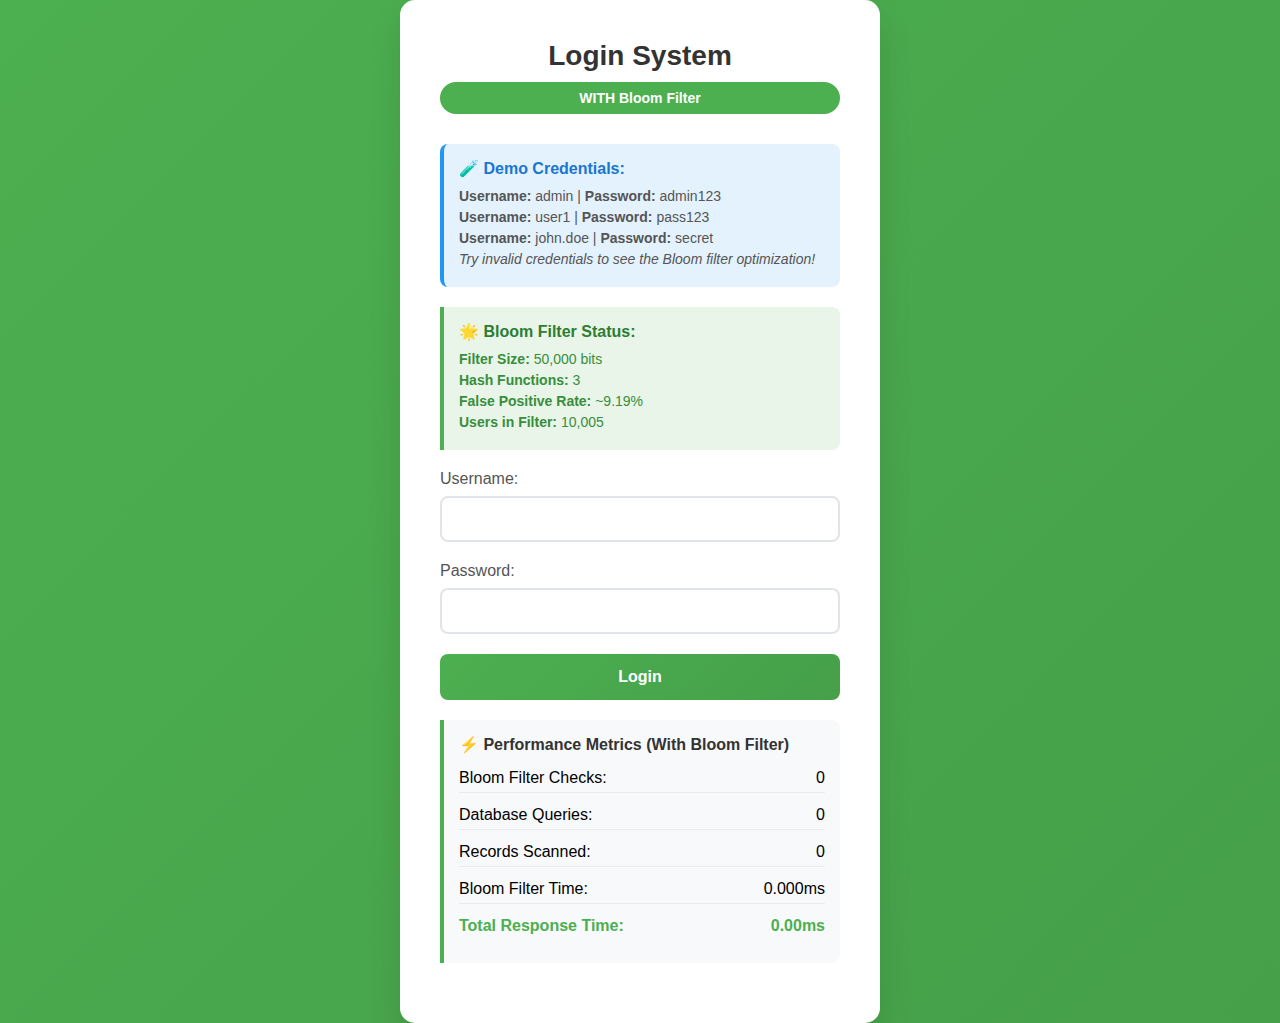
<file: Bloom/index.html>
<!DOCTYPE html>
<html lang="en">
<head>
    <meta charset="UTF-8">
    <meta name="viewport" content="width=device-width, initial-scale=1.0">
    <title>Login System - WITH Bloom Filter</title>
    <style>
        body {
            font-family: 'Segoe UI', Tahoma, Geneva, Verdana, sans-serif;
            background: linear-gradient(135deg, #4CAF50 0%, #45a049 100%);
            margin: 0;
            padding: 0;
            min-height: 100vh;
            display: flex;
            justify-content: center;
            align-items: center;
        }

        .container {
            background: white;
            border-radius: 15px;
            box-shadow: 0 15px 35px rgba(0, 0, 0, 0.1);
            padding: 40px;
            width: 100%;
            max-width: 400px;
        }

        .header {
            text-align: center;
            margin-bottom: 30px;
        }

        .header h1 {
            color: #333;
            margin: 0 0 10px 0;
            font-size: 28px;
        }

        .method-badge {
            background: #4CAF50;
            color: white;
            padding: 8px 16px;
            border-radius: 20px;
            font-size: 14px;
            font-weight: bold;
        }

        .form-group {
            margin-bottom: 20px;
        }

        .form-group label {
            display: block;
            margin-bottom: 8px;
            color: #555;
            font-weight: 500;
        }

        .form-group input {
            width: 100%;
            padding: 12px 16px;
            border: 2px solid #e1e5e9;
            border-radius: 8px;
            font-size: 16px;
            transition: border-color 0.3s ease;
            box-sizing: border-box;
        }

        .form-group input:focus {
            outline: none;
            border-color: #4CAF50;
        }

        .login-btn {
            width: 100%;
            padding: 14px;
            background: linear-gradient(135deg, #4CAF50 0%, #45a049 100%);
            color: white;
            border: none;
            border-radius: 8px;
            font-size: 16px;
            font-weight: bold;
            cursor: pointer;
            transition: transform 0.2s ease;
        }

        .login-btn:hover {
            transform: translateY(-2px);
        }

        .login-btn:disabled {
            opacity: 0.7;
            cursor: not-allowed;
            transform: none;
        }

        .performance-info {
            background: #f8f9fa;
            border-left: 4px solid #4CAF50;
            padding: 15px;
            margin: 20px 0;
            border-radius: 0 8px 8px 0;
        }

        .performance-info h3 {
            margin: 0 0 10px 0;
            color: #333;
            font-size: 16px;
        }

        .metric {
            display: flex;
            justify-content: space-between;
            margin: 8px 0;
            padding: 5px 0;
            border-bottom: 1px solid #e9ecef;
        }

        .metric:last-child {
            border-bottom: none;
            font-weight: bold;
            color: #4CAF50;
        }

        .bloom-info {
            background: #e8f5e8;
            border-left: 4px solid #4CAF50;
            padding: 15px;
            margin: 20px 0;
            border-radius: 0 8px 8px 0;
        }

        .bloom-info h4 {
            margin: 0 0 10px 0;
            color: #2e7d32;
        }

        .bloom-info p {
            margin: 5px 0;
            font-size: 14px;
            color: #388e3c;
        }

        .status-message {
            padding: 12px;
            border-radius: 8px;
            margin: 15px 0;
            font-weight: 500;
            text-align: center;
        }

        .success {
            background: #d4edda;
            color: #155724;
            border: 1px solid #c3e6cb;
        }

        .error {
            background: #f8d7da;
            color: #721c24;
            border: 1px solid #f5c6cb;
        }

        .bloom-result {
            background: #fff3cd;
            color: #856404;
            border: 1px solid #ffeaa7;
            padding: 10px;
            border-radius: 8px;
            margin: 10px 0;
            font-size: 14px;
        }

        .demo-users {
            background: #e3f2fd;
            padding: 15px;
            border-radius: 8px;
            margin: 20px 0;
            border-left: 4px solid #2196f3;
        }

        .demo-users h4 {
            margin: 0 0 10px 0;
            color: #1976d2;
        }

        .demo-users p {
            margin: 5px 0;
            font-size: 14px;
            color: #555;
        }
    </style>
</head>
<body>
    <div class="container">
        <div class="header">
            <h1>Login System</h1>
            <div class="method-badge">WITH Bloom Filter</div>
        </div>

        <div class="demo-users">
            <h4>🧪 Demo Credentials:</h4>
            <p><strong>Username:</strong> admin | <strong>Password:</strong> admin123</p>
            <p><strong>Username:</strong> user1 | <strong>Password:</strong> pass123</p>
            <p><strong>Username:</strong> john.doe | <strong>Password:</strong> secret</p>
            <p><em>Try invalid credentials to see the Bloom filter optimization!</em></p>
        </div>

        <div class="bloom-info">
            <h4>🌟 Bloom Filter Status:</h4>
            <p><strong>Filter Size:</strong> <span id="filterSize">0</span> bits</p>
            <p><strong>Hash Functions:</strong> <span id="hashFunctions">0</span></p>
            <p><strong>False Positive Rate:</strong> ~<span id="falsePositiveRate">0</span>%</p>
            <p><strong>Users in Filter:</strong> <span id="usersInFilter">0</span></p>
        </div>

        <form id="loginForm">
            <div class="form-group">
                <label for="username">Username:</label>
                <input type="text" id="username" name="username" required>
            </div>

            <div class="form-group">
                <label for="password">Password:</label>
                <input type="password" id="password" name="password" required>
            </div>

            <button type="submit" class="login-btn" id="loginBtn">Login</button>
        </form>

        <div id="statusMessage"></div>
        <div id="bloomResult"></div>

        <div class="performance-info">
            <h3>⚡ Performance Metrics (With Bloom Filter)</h3>
            <div class="metric">
                <span>Bloom Filter Checks:</span>
                <span id="bloomChecks">0</span>
            </div>
            <div class="metric">
                <span>Database Queries:</span>
                <span id="dbQueries">0</span>
            </div>
            <div class="metric">
                <span>Records Scanned:</span>
                <span id="recordsScanned">0</span>
            </div>
            <div class="metric">
                <span>Bloom Filter Time:</span>
                <span id="bloomTime">0ms</span>
            </div>
            <div class="metric">
                <span>Total Response Time:</span>
                <span id="totalTime">0ms</span>
            </div>
        </div>
    </div>

    <script>
        // Simple Bloom Filter Implementation
        class BloomFilter {
            constructor(size, hashFunctions) {
                this.size = size;
                this.hashCount = hashFunctions;
                this.bitArray = new Array(size).fill(false);
                this.itemsAdded = 0;
            }

            // Simple hash function (not cryptographically secure, but good for demo)
            hash1(str) {
                let hash = 0;
                for (let i = 0; i < str.length; i++) {
                    const char = str.charCodeAt(i);
                    hash = ((hash << 5) - hash) + char;
                    hash = hash & hash; // Convert to 32-bit integer
                }
                return Math.abs(hash) % this.size;
            }

            hash2(str) {
                let hash = 5381;
                for (let i = 0; i < str.length; i++) {
                    hash = ((hash << 5) + hash) + str.charCodeAt(i);
                }
                return Math.abs(hash) % this.size;
            }

            // Generate multiple hash functions using the two base hash functions
            getHashes(str) {
                const hash1 = this.hash1(str);
                const hash2 = this.hash2(str);
                const hashes = [];
                
                for (let i = 0; i < this.hashCount; i++) {
                    hashes.push((hash1 + i * hash2) % this.size);
                }
                return hashes;
            }

            add(item) {
                const hashes = this.getHashes(item);
                for (const hash of hashes) {
                    this.bitArray[hash] = true;
                }
                this.itemsAdded++;
            }

            mightContain(item) {
                const hashes = this.getHashes(item);
                for (const hash of hashes) {
                    if (!this.bitArray[hash]) {
                        return false; // Definitely not in the set
                    }
                }
                return true; // Might be in the set
            }

            getFalsePositiveRate() {
                const ratio = this.itemsAdded / this.size;
                return Math.pow(1 - Math.exp(-this.hashCount * ratio), this.hashCount);
            }
        }

        // Simulated user database (same as the non-bloom version)
        const userDatabase = [
            { id: 1, username: 'admin', password: 'admin123', email: 'admin@example.com' },
            { id: 2, username: 'user1', password: 'pass123', email: 'user1@example.com' },
            { id: 3, username: 'john.doe', password: 'secret', email: 'john@example.com' },
            { id: 4, username: 'jane.smith', password: 'password', email: 'jane@example.com' },
            { id: 5, username: 'bob.wilson', password: 'bobby123', email: 'bob@example.com' },
            // Adding more users to simulate a larger database
            ...Array.from({ length: 10000 }, (_, i) => ({
                id: i + 6,
                username: `user${i + 6}`,
                password: `pass${i + 6}`,
                email: `user${i + 6}@example.com`
            }))
        ];

        // Initialize Bloom Filter
        const bloomFilter = new BloomFilter(50000, 3); // 50k bits, 3 hash functions

        // Add all usernames to the Bloom Filter
        userDatabase.forEach(user => {
            bloomFilter.add(user.username);
        });

        let totalBloomChecks = 0;
        let totalQueries = 0;
        let totalRecordsScanned = 0;

        // Update Bloom Filter info display
        function updateBloomInfo() {
            document.getElementById('filterSize').textContent = bloomFilter.size.toLocaleString();
            document.getElementById('hashFunctions').textContent = bloomFilter.hashCount;
            document.getElementById('falsePositiveRate').textContent = (bloomFilter.getFalsePositiveRate() * 100).toFixed(2);
            document.getElementById('usersInFilter').textContent = bloomFilter.itemsAdded.toLocaleString();
        }

        // Simulate database lookup WITH Bloom filter
        function authenticateUser(username, password) {
            const startTime = performance.now();
            
            // Reset counters for this request
            let queriesThisRequest = 0;
            let recordsScannedThisRequest = 0;
            let bloomChecksThisRequest = 0;

            // STEP 1: Check Bloom Filter first (this is FAST)
            const bloomStartTime = performance.now();
            bloomChecksThisRequest++;
            totalBloomChecks++;
            
            const mightExist = bloomFilter.mightContain(username);
            const bloomEndTime = performance.now();
            const bloomTime = bloomEndTime - bloomStartTime;

            // Show Bloom Filter result
            showBloomResult(username, mightExist, bloomTime);

            if (!mightExist) {
                // Bloom filter says "definitely not in database"
                // We can skip the expensive database lookup entirely!
                const totalTime = performance.now() - startTime;
                
                updateMetrics(bloomChecksThisRequest, queriesThisRequest, recordsScannedThisRequest, bloomTime, totalTime);
                
                return {
                    success: false,
                    message: 'Invalid username or password!',
                    bloomOptimized: true
                };
            }

            // STEP 2: Bloom filter says "might exist", so now we do the database lookup
            // But we can optimize this too - we can do targeted lookup instead of full scan
            queriesThisRequest++;
            let userFound = null;
            
            // In a real database, we'd use an index. Here, we simulate a more efficient lookup
            // since we "know" the username might exist
            for (let i = 0; i < userDatabase.length; i++) {
                recordsScannedThisRequest++;
                
                // Simulate database I/O delay (but less than without Bloom filter)
                const now = performance.now();
                while (performance.now() - now < 0.0005) {} // 0.5 microseconds delay per record
                
                if (userDatabase[i].username === username) {
                    userFound = userDatabase[i];
                    break;
                }
            }

            // Verify password if user exists
            if (userFound) {
                queriesThisRequest++;
                recordsScannedThisRequest++;
                
                if (userFound.password === password) {
                    const totalTime = performance.now() - startTime;
                    
                    totalQueries += queriesThisRequest;
                    totalRecordsScanned += recordsScannedThisRequest;
                    
                    updateMetrics(bloomChecksThisRequest, queriesThisRequest, recordsScannedThisRequest, bloomTime, totalTime);
                    
                    return {
                        success: true,
                        user: { username: userFound.username, email: userFound.email },
                        message: 'Login successful!'
                    };
                }
            }

            // Failed authentication
            const totalTime = performance.now() - startTime;
            
            totalQueries += queriesThisRequest;
            totalRecordsScanned += recordsScannedThisRequest;
            
            updateMetrics(bloomChecksThisRequest, queriesThisRequest, recordsScannedThisRequest, bloomTime, totalTime);
            
            return {
                success: false,
                message: 'Invalid username or password!'
            };
        }

        function showBloomResult(username, mightExist, bloomTime) {
            const bloomDiv = document.getElementById('bloomResult');
            if (mightExist) {
                bloomDiv.innerHTML = `🔍 <strong>Bloom Filter Result:</strong> Username "${username}" <strong>might exist</strong> (${bloomTime.toFixed(3)}ms) → Proceeding to database lookup`;
                bloomDiv.className = 'bloom-result';
            } else {
                bloomDiv.innerHTML = `⚡ <strong>Bloom Filter Result:</strong> Username "${username}" <strong>definitely doesn't exist</strong> (${bloomTime.toFixed(3)}ms) → Skipping database lookup!`;
                bloomDiv.className = 'bloom-result';
            }
        }

        function updateMetrics(bloomChecks, queries, records, bloomTime, totalTime) {
            document.getElementById('bloomChecks').textContent = totalBloomChecks;
            document.getElementById('dbQueries').textContent = totalQueries;
            document.getElementById('recordsScanned').textContent = totalRecordsScanned;
            document.getElementById('bloomTime').textContent = `${bloomTime.toFixed(3)}ms`;
            document.getElementById('totalTime').textContent = `${totalTime.toFixed(2)}ms`;
        }

        function showMessage(message, isSuccess) {
            const statusDiv = document.getElementById('statusMessage');
            statusDiv.textContent = message;
            statusDiv.className = 'status-message ' + (isSuccess ? 'success' : 'error');
        }

        // Handle form submission
        document.getElementById('loginForm').addEventListener('submit', async function(e) {
            e.preventDefault();
            
            const loginBtn = document.getElementById('loginBtn');
            const username = document.getElementById('username').value.trim();
            const password = document.getElementById('password').value;

            if (!username || !password) {
                showMessage('Please enter both username and password.', false);
                return;
            }

            // Clear previous Bloom result
            document.getElementById('bloomResult').innerHTML = '';

            // Disable button and show loading state
            loginBtn.disabled = true;
            loginBtn.textContent = 'Authenticating...';

            // Simulate network delay
            await new Promise(resolve => setTimeout(resolve, 100));

            try {
                const result = authenticateUser(username, password);
                
                if (result.success) {
                    showMessage(`Welcome, ${result.user.username}!`, true);
                    // In a real app, you would redirect or update the UI
                    console.log('User authenticated:', result.user);
                } else {
                    if (result.bloomOptimized) {
                        showMessage(result.message + ' (Optimized by Bloom Filter - no database query needed!)', false);
                    } else {
                        showMessage(result.message, false);
                    }
                }
            } catch (error) {
                showMessage('An error occurred during authentication.', false);
                console.error('Authentication error:', error);
            }

            // Re-enable button
            loginBtn.disabled = false;
            loginBtn.textContent = 'Login';
        });

        // Initialize displays
        updateBloomInfo();
        updateMetrics(0, 0, 0, 0, 0);
    </script>
</body>
</html>
</file>
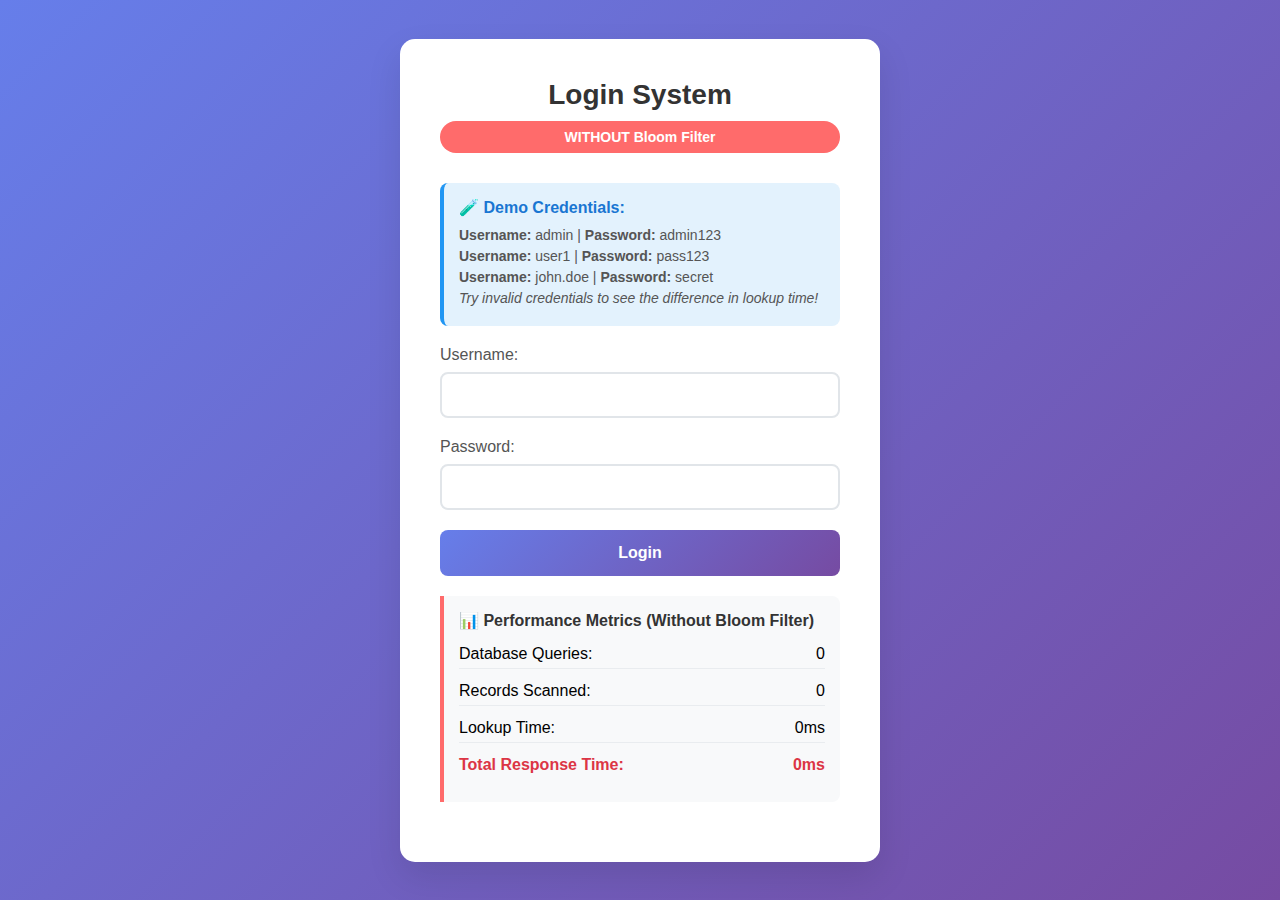
<file: NoBloom/index.html>
<!DOCTYPE html>
<html lang="en">
<head>
    <meta charset="UTF-8">
    <meta name="viewport" content="width=device-width, initial-scale=1.0">
    <title>Login System - WITHOUT Bloom Filter</title>
    <link rel="stylesheet" href="styles.css">
    <script src="script.js"></script>
</head>
<body>
    <div class="container">
        <div class="header">
            <h1>Login System</h1>
            <div class="method-badge">WITHOUT Bloom Filter</div>
        </div>

        <div class="demo-users">
            <h4>🧪 Demo Credentials:</h4>
            <p><strong>Username:</strong> admin | <strong>Password:</strong> admin123</p>
            <p><strong>Username:</strong> user1 | <strong>Password:</strong> pass123</p>
            <p><strong>Username:</strong> john.doe | <strong>Password:</strong> secret</p>
            <p><em>Try invalid credentials to see the difference in lookup time!</em></p>
        </div>

        <form id="loginForm">
            <div class="form-group">
                <label for="username">Username:</label>
                <input type="text" id="username" name="username" required>
            </div>

            <div class="form-group">
                <label for="password">Password:</label>
                <input type="password" id="password" name="password" required>
            </div>

            <button type="submit" class="login-btn" id="loginBtn">Login</button>
        </form>

        <div id="statusMessage"></div>

        <div class="performance-info">
            <h3>📊 Performance Metrics (Without Bloom Filter)</h3>
            <div class="metric">
                <span>Database Queries:</span>
                <span id="dbQueries">0</span>
            </div>
            <div class="metric">
                <span>Records Scanned:</span>
                <span id="recordsScanned">0</span>
            </div>
            <div class="metric">
                <span>Lookup Time:</span>
                <span id="lookupTime">0ms</span>
            </div>
            <div class="metric">
                <span>Total Response Time:</span>
                <span id="totalTime">0ms</span>
            </div>
        </div>
    </div>
</body>
</html>
</file>
<file: NoBloom/styles.css>
body {
            font-family: 'Segoe UI', Tahoma, Geneva, Verdana, sans-serif;
            background: linear-gradient(135deg, #667eea 0%, #764ba2 100%);
            margin: 0;
            padding: 0;
            min-height: 100vh;
            display: flex;
            justify-content: center;
            align-items: center;
        }

        .container {
            background: white;
            border-radius: 15px;
            box-shadow: 0 15px 35px rgba(0, 0, 0, 0.1);
            padding: 40px;
            width: 100%;
            max-width: 400px;
        }

        .header {
            text-align: center;
            margin-bottom: 30px;
        }

        .header h1 {
            color: #333;
            margin: 0 0 10px 0;
            font-size: 28px;
        }

        .method-badge {
            background: #ff6b6b;
            color: white;
            padding: 8px 16px;
            border-radius: 20px;
            font-size: 14px;
            font-weight: bold;
        }

        .form-group {
            margin-bottom: 20px;
        }

        .form-group label {
            display: block;
            margin-bottom: 8px;
            color: #555;
            font-weight: 500;
        }

        .form-group input {
            width: 100%;
            padding: 12px 16px;
            border: 2px solid #e1e5e9;
            border-radius: 8px;
            font-size: 16px;
            transition: border-color 0.3s ease;
            box-sizing: border-box;
        }

        .form-group input:focus {
            outline: none;
            border-color: #667eea;
        }

        .login-btn {
            width: 100%;
            padding: 14px;
            background: linear-gradient(135deg, #667eea 0%, #764ba2 100%);
            color: white;
            border: none;
            border-radius: 8px;
            font-size: 16px;
            font-weight: bold;
            cursor: pointer;
            transition: transform 0.2s ease;
        }

        .login-btn:hover {
            transform: translateY(-2px);
        }

        .login-btn:disabled {
            opacity: 0.7;
            cursor: not-allowed;
            transform: none;
        }

        .performance-info {
            background: #f8f9fa;
            border-left: 4px solid #ff6b6b;
            padding: 15px;
            margin: 20px 0;
            border-radius: 0 8px 8px 0;
        }

        .performance-info h3 {
            margin: 0 0 10px 0;
            color: #333;
            font-size: 16px;
        }

        .metric {
            display: flex;
            justify-content: space-between;
            margin: 8px 0;
            padding: 5px 0;
            border-bottom: 1px solid #e9ecef;
        }

        .metric:last-child {
            border-bottom: none;
            font-weight: bold;
            color: #dc3545;
        }

        .status-message {
            padding: 12px;
            border-radius: 8px;
            margin: 15px 0;
            font-weight: 500;
            text-align: center;
        }

        .success {
            background: #d4edda;
            color: #155724;
            border: 1px solid #c3e6cb;
        }

        .error {
            background: #f8d7da;
            color: #721c24;
            border: 1px solid #f5c6cb;
        }

        .demo-users {
            background: #e3f2fd;
            padding: 15px;
            border-radius: 8px;
            margin: 20px 0;
            border-left: 4px solid #2196f3;
        }

        .demo-users h4 {
            margin: 0 0 10px 0;
            color: #1976d2;
        }

        .demo-users p {
            margin: 5px 0;
            font-size: 14px;
            color: #555;
        }
</file>
